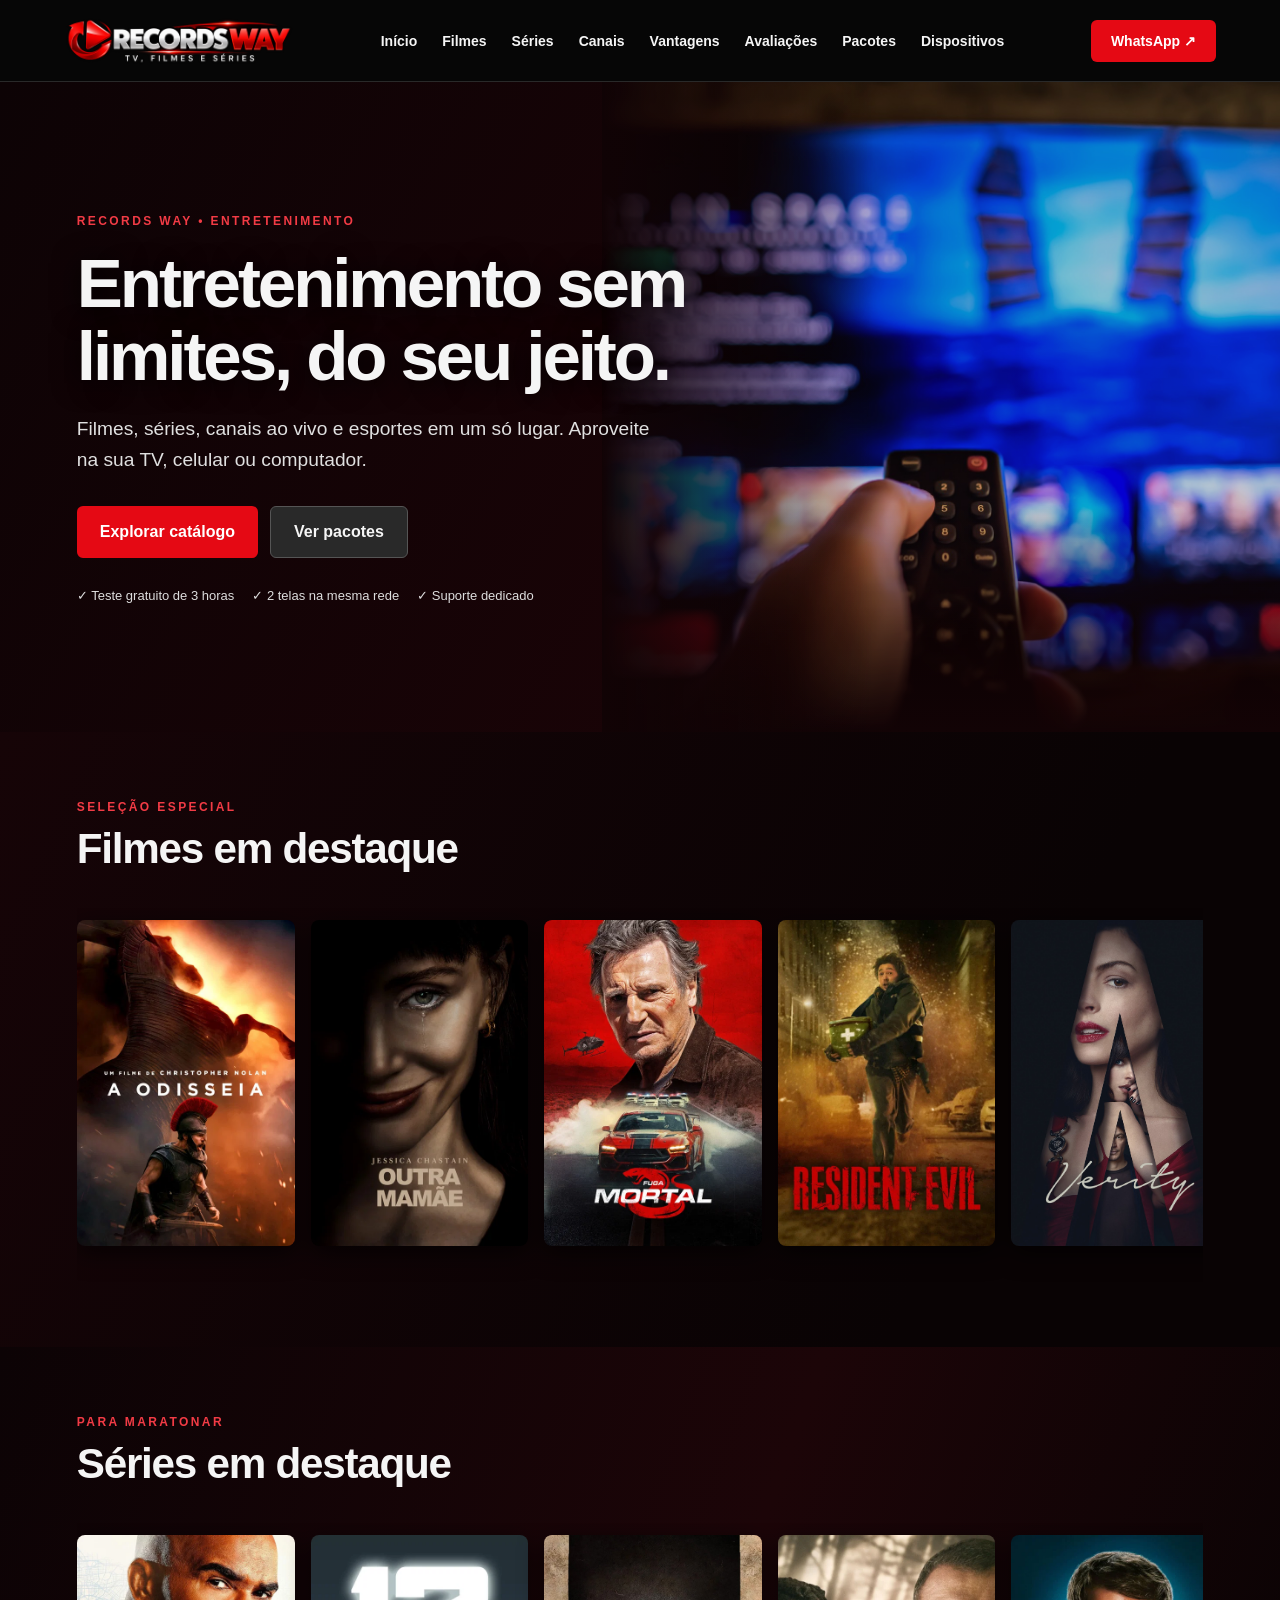
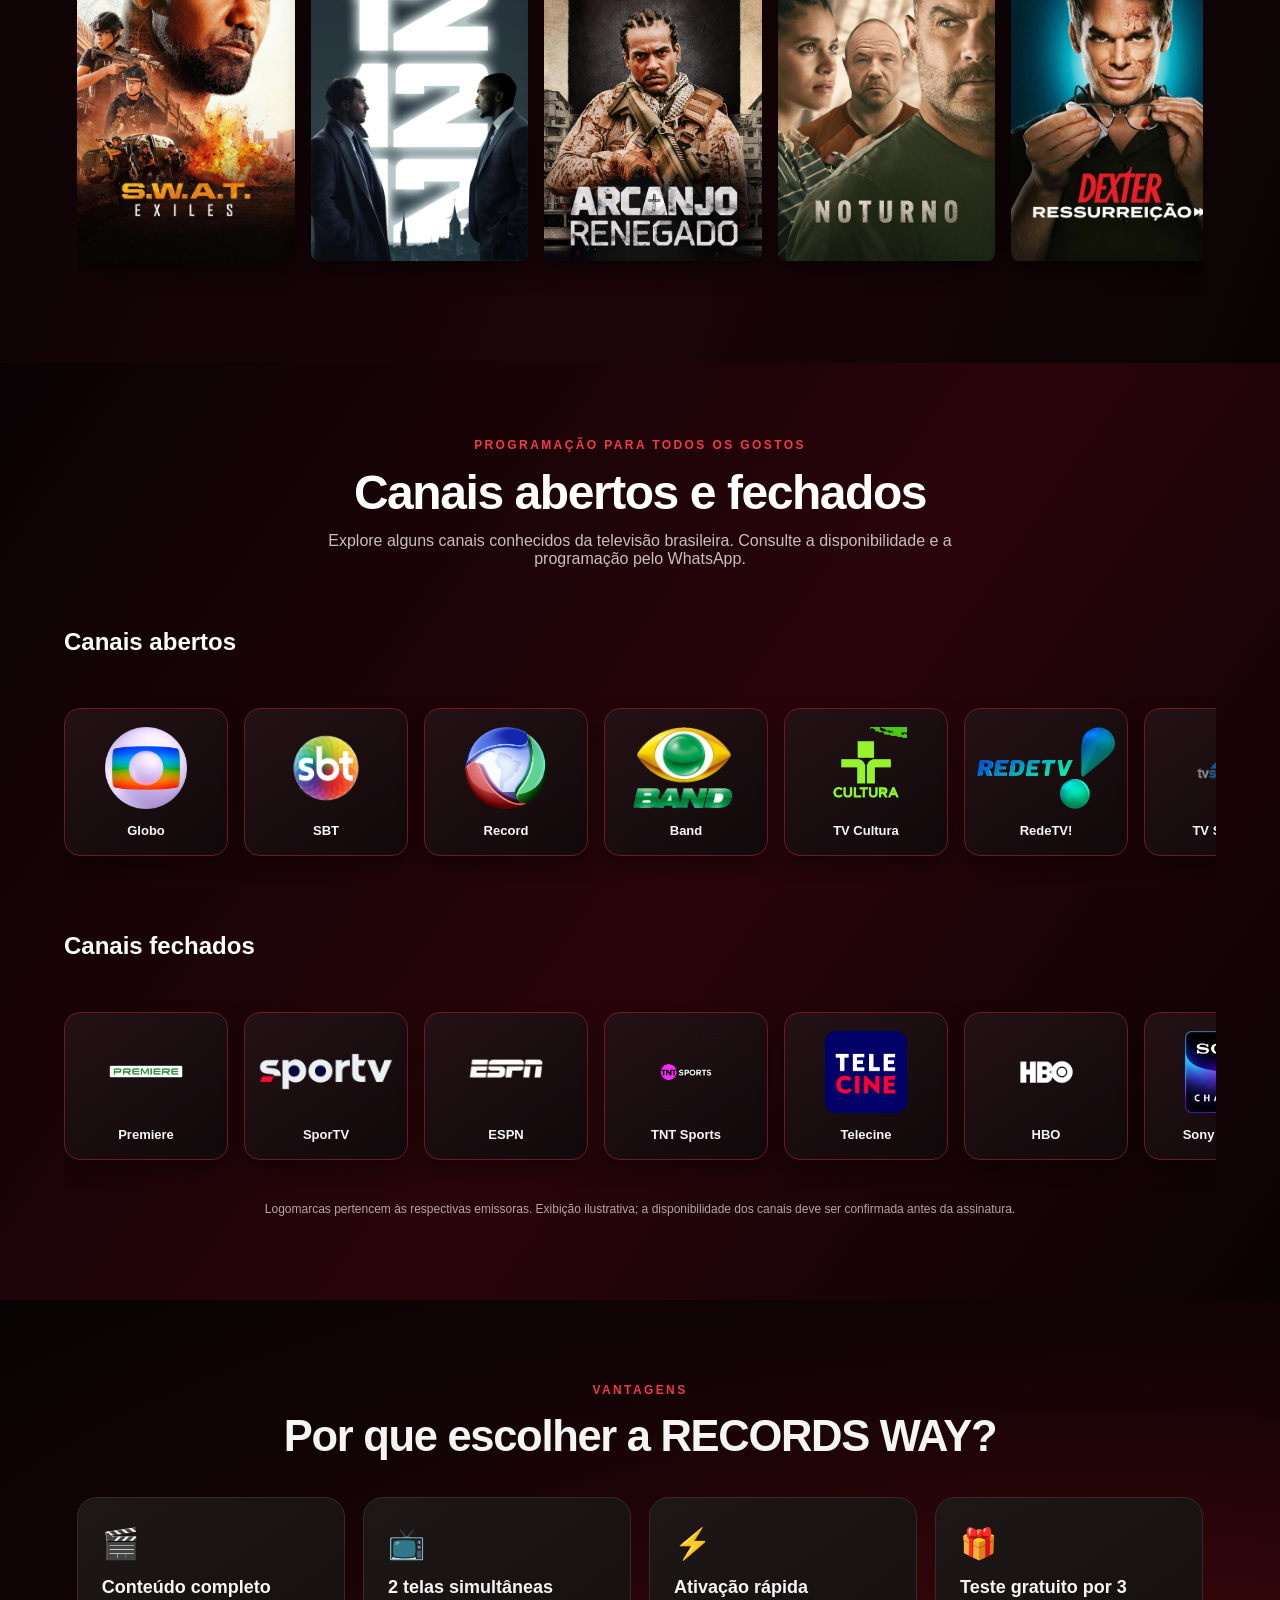
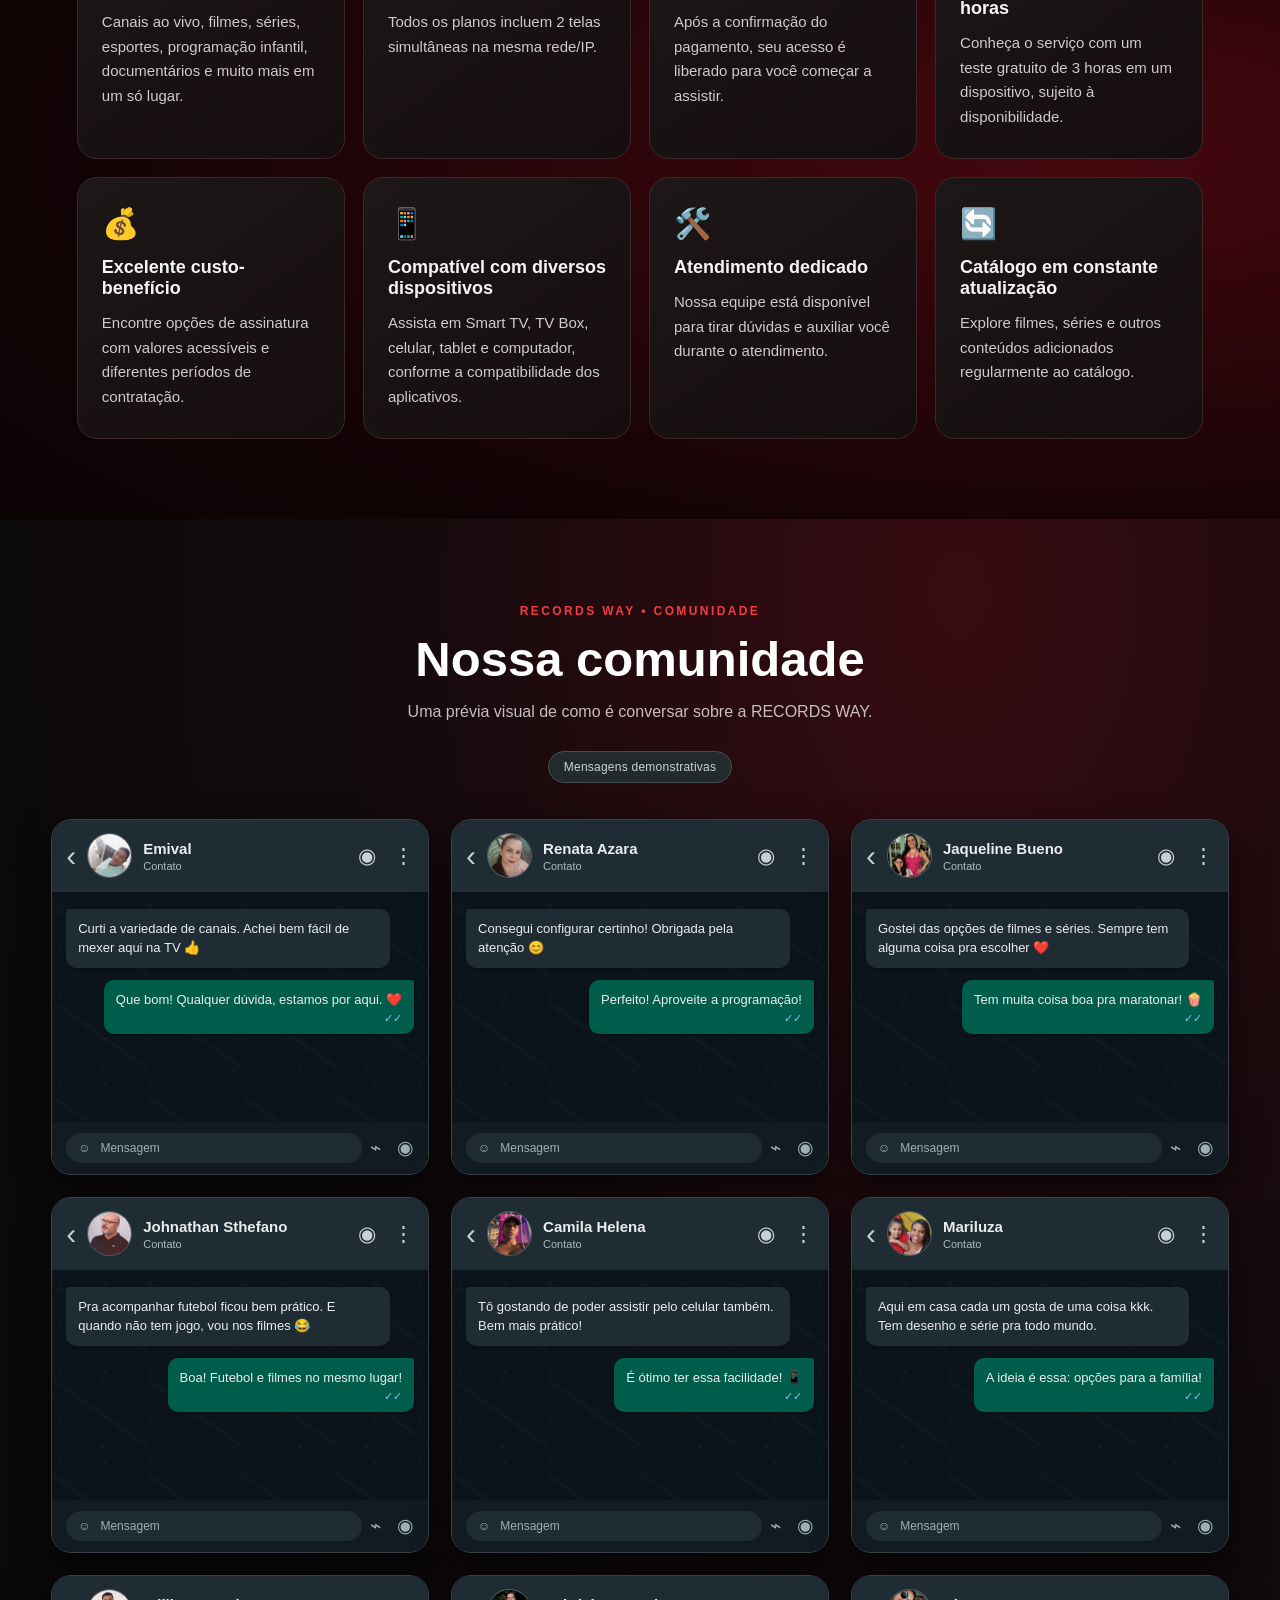
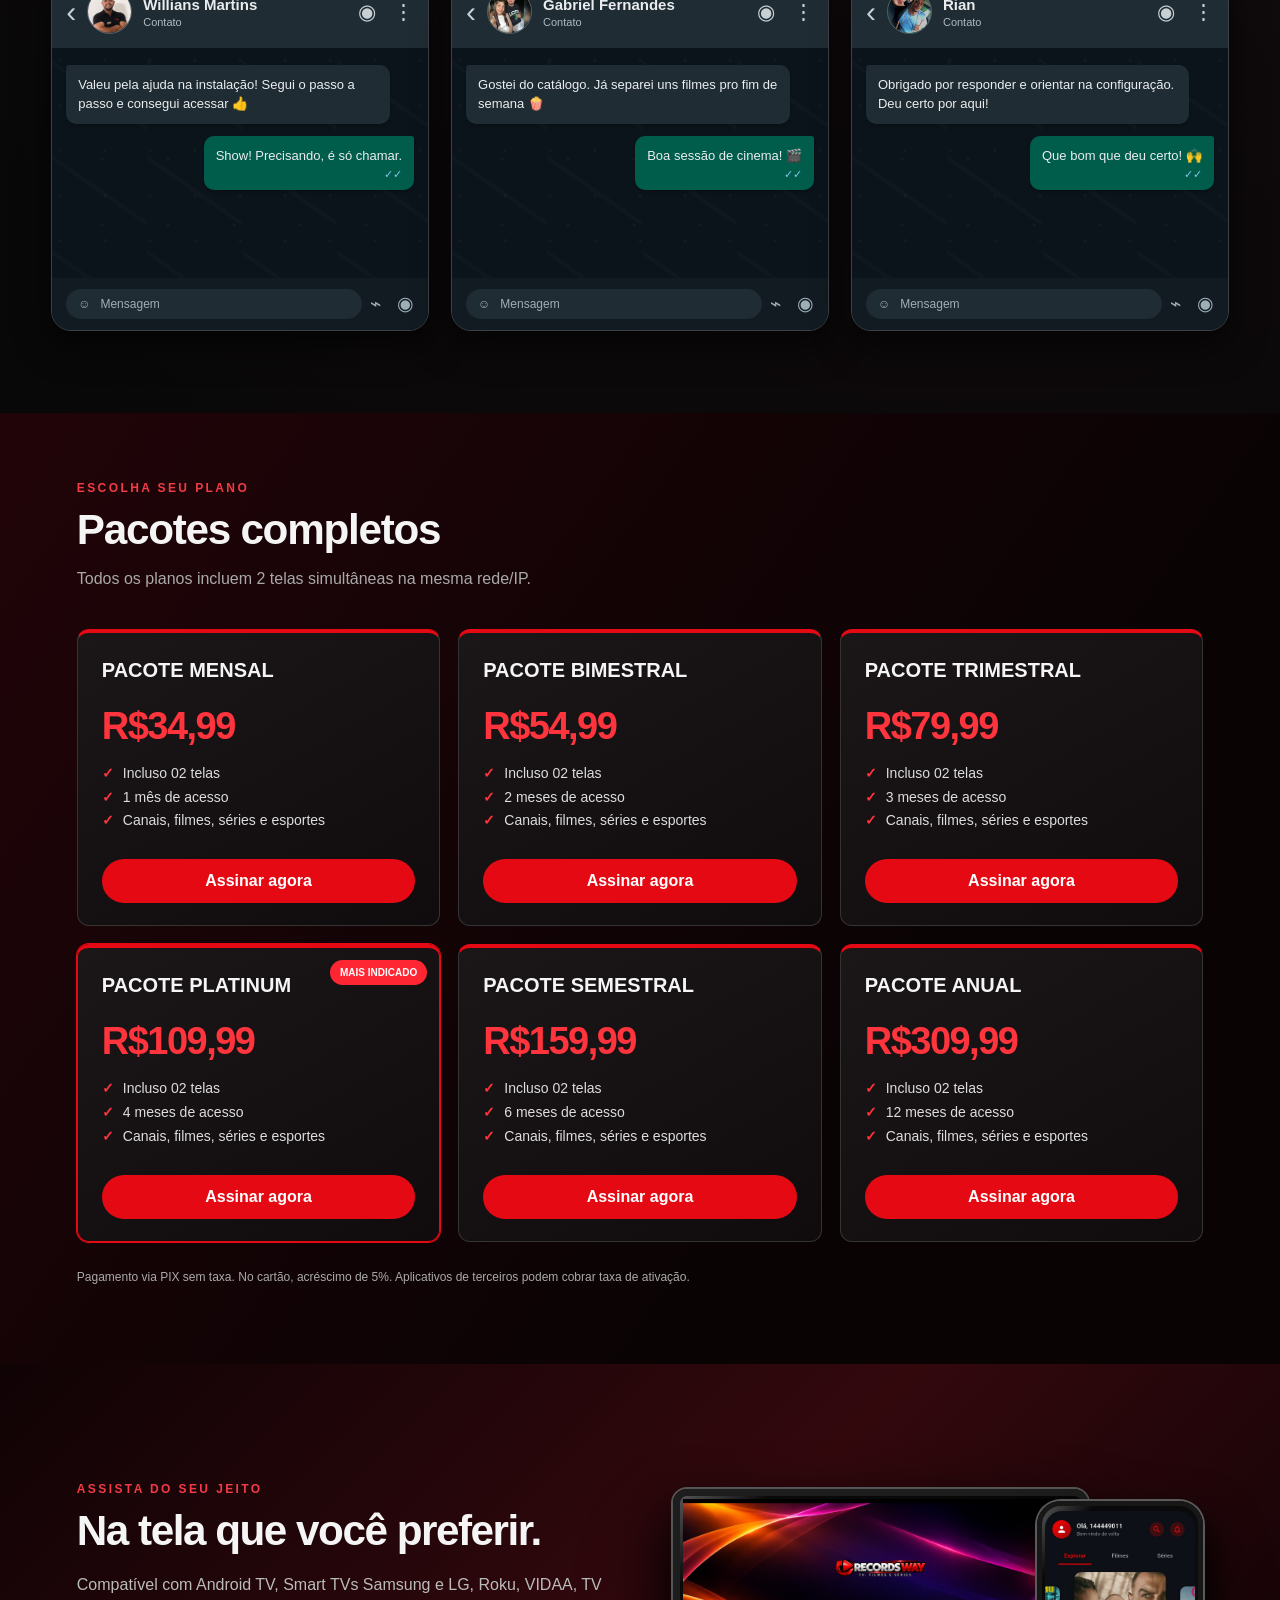
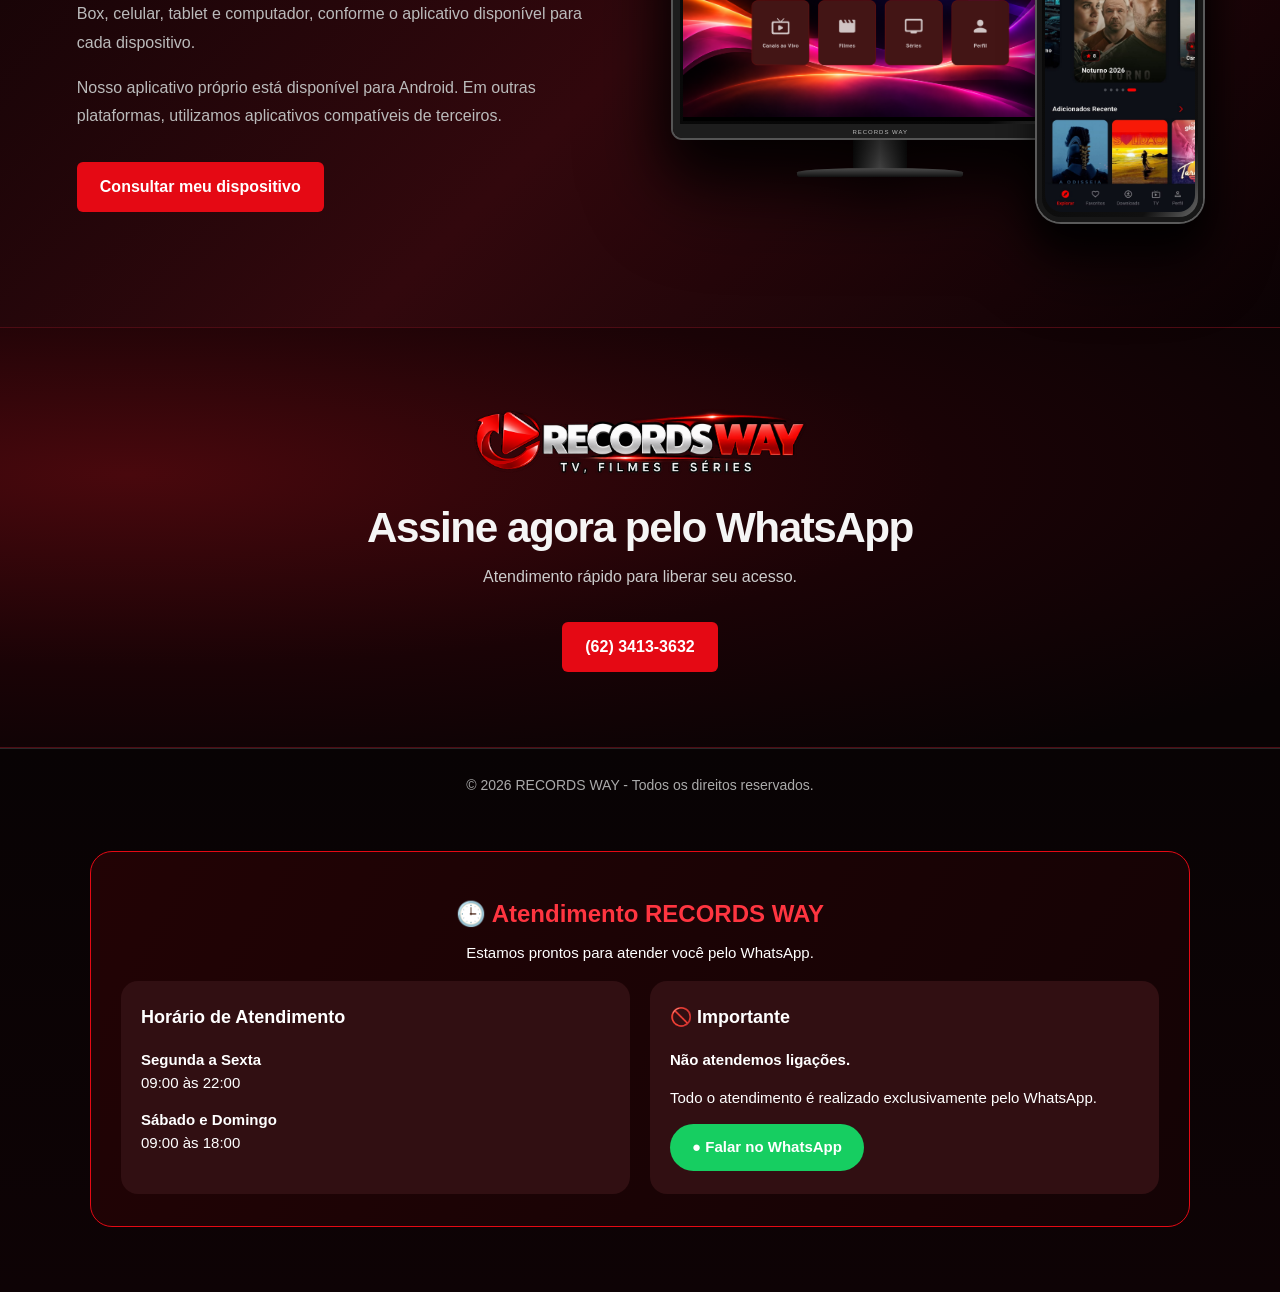
<file: index.html>
<!DOCTYPE html>

<html lang="pt-BR"><head><meta charset="utf-8"/><meta content="width=device-width,initial-scale=1" name="viewport"/><meta content="#080808" name="theme-color"/><meta content="RECORDS WAY — TV, filmes e séries. Conheça nossos pacotes e conteúdos." name="description"/><title>RECORDS WAY | TV, Filmes e Séries</title><link href="667d1a3940f93f4b.webp" rel="icon"/><style>*{box-sizing:border-box}html{scroll-behavior:smooth}body{margin:0;background:#080808;color:#fff;font-family:Inter,Arial,Helvetica,sans-serif}a{color:inherit;text-decoration:none}button{font:inherit;cursor:pointer} .top{height:82px;position:sticky;top:0;z-index:20;background:rgba(6,6,6,.94);backdrop-filter:blur(16px);border-bottom:1px solid #252525;display:flex;align-items:center;gap:30px;padding:12px clamp(18px,5vw,90px)}.brand{width:230px;flex-shrink:0}.brand img{width:100%;display:block;max-height:62px;object-fit:contain}.top nav{display:flex;gap:25px;margin:auto;font-size:14px;font-weight:650}.top nav a:hover{color:#f32c36}.contact,.btn.red{background:#e50914;color:white;border-radius:6px}.contact{padding:13px 20px;font-weight:700;font-size:14px}.hero{min-height:650px;position:relative;display:flex;align-items:center;overflow:hidden;background:#0d0d0d}.hero-art{position:absolute;inset:0 0 0 47%;background:linear-gradient(90deg,#080808 0%,transparent 40%),linear-gradient(0deg,#080808 0%,transparent 35%),url('5310b368274b08da.webp') center center/cover no-repeat;opacity:.82}.hero-content{position:relative;z-index:1;padding:65px clamp(22px,6vw,110px);max-width:780px}.eyebrow{font-size:12px;letter-spacing:.2em;color:#f23b45;font-weight:850}.hero h1{font-size:clamp(43px,5.4vw,79px);letter-spacing:-.055em;line-height:1.05;margin:18px 0 22px}.hero p{font-size:clamp(17px,1.5vw,21px);line-height:1.6;color:#e0e0e0;max-width:580px}.hero-actions{display:flex;gap:12px;margin:30px 0}.btn{display:inline-flex;align-items:center;justify-content:center;padding:16px 23px;font-weight:800;border-radius:6px;transition:transform .2s,background .2s}.btn:hover,.contact:hover{transform:translateY(-2px);background:#f0252f}.btn.outline{background:#292929;border:1px solid #555}.hero-badges{display:flex;flex-wrap:wrap;gap:18px;color:#ddd;font-size:13px}.catalog,.plans{padding:65px clamp(18px,6vw,110px)}.catalog{scroll-margin-top:90px}.section-title{display:flex;justify-content:space-between;align-items:end;gap:20px;margin-bottom:25px}.section-title h2,.devices h2,.cta h2{font-size:clamp(29px,3.3vw,46px);margin:10px 0;letter-spacing:-.035em}.section-title p{color:#aaa}.arrows{display:flex;gap:9px}.arrows button{border:1px solid #454545;background:#171717;color:white;border-radius:50%;width:42px;height:42px;font-size:28px}.arrows button:hover{background:#b70b16}.rail{display:flex;gap:16px;overflow-x:auto;scroll-snap-type:x mandatory;scrollbar-width:none;padding:12px 3px 28px}.rail::-webkit-scrollbar{display:none}.poster{flex:0 0 clamp(155px,17vw,235px);scroll-snap-align:start;min-width:0}.poster img{width:100%;aspect-ratio:2/3;object-fit:cover;border-radius:8px;display:block;box-shadow:0 7px 25px #000a;transition:transform .25s}.poster:hover img{transform:scale(1.035)}.poster h3{font-size:14px;font-weight:650;margin:12px 2px;color:#ddd}.plans{background:linear-gradient(140deg,#160506,#080808 65%);scroll-margin-top:90px}.plan-grid{display:grid;grid-template-columns:repeat(3,minmax(0,1fr));gap:18px}.plan{background:#151515;border:1px solid #343434;border-radius:12px;padding:28px;display:flex;flex-direction:column;gap:16px}.plan.featured{border-color:#e50914;box-shadow:0 0 0 1px #e50914}.plan h3{margin:0;font-size:21px}.price{font-size:38px;font-weight:850;letter-spacing:-.04em}.price small{font-size:14px;color:#aaa;letter-spacing:0}.plan p{color:#bcbcbc;margin:0}.plan .btn{margin-top:auto}.fine{color:#aaa;font-size:12px;line-height:1.7;margin-top:25px}.devices{padding:95px clamp(18px,6vw,110px);display:grid;grid-template-columns:1fr 1fr;align-items:center;gap:55px}.devices p{color:#bbb;line-height:1.8}.devices .btn{margin-top:15px}.device-art{padding:25px}.screen{border:12px solid #292929;border-radius:14px;background:#111;display:flex;justify-content:center;gap:12px;padding:20px;box-shadow:0 20px 60px #000}.screen img{width:30%;aspect-ratio:2/3;object-fit:cover;border-radius:4px}.screen-stand{height:35px;width:100px;background:linear-gradient(#333,#111);margin:auto;clip-path:polygon(40% 0,60% 0,75% 100%,25% 100%)}.cta{text-align:center;padding:90px 20px;background:radial-gradient(ellipse at center,#460b10,#090909 70%)}.cta p{color:#ccc}.cta .btn{margin-top:20px}footer{border-top:1px solid #292929;padding:40px clamp(18px,6vw,110px);display:flex;align-items:center;gap:35px;flex-wrap:wrap;color:#999;font-size:12px}footer img{width:160px;object-fit:contain}footer p{margin:0}@media(max-width:850px){.top{height:70px;padding:10px 18px;gap:10px}.brand{width:150px}.top nav{gap:12px;font-size:12px;overflow:auto}.top nav a:nth-child(4),.top nav a:nth-child(5){display:none}.contact{padding:10px;font-size:12px}.hero{min-height:600px;align-items:end}.hero-art{inset:0;background:linear-gradient(0deg,#080808 5%,#08080850 70%),url('d39c1fcdf046383f.webp') center 25%/cover no-repeat;opacity:.55}.hero-content{padding:55px 22px}.plan-grid{grid-template-columns:repeat(2,1fr)}.devices{grid-template-columns:1fr;gap:10px}.device-art{max-width:550px}}@media(max-width:550px){.top nav{display:none}.top{justify-content:space-between}.hero h1{font-size:44px}.hero-badges{font-size:12px;gap:10px}.catalog,.plans{padding:45px 17px}.poster{flex-basis:42vw}.plan-grid{grid-template-columns:1fr}.plan{padding:22px}.section-title h2{font-size:30px}.arrows button{width:35px;height:35px}.devices{padding:60px 20px}.device-art{padding:0}.screen{padding:10px;border-width:8px}footer{gap:20px}}@media(prefers-reduced-motion:reduce){html{scroll-behavior:auto}.poster img,.btn{transition:none}}
/* Capas sem legendas visíveis, mantendo títulos acessíveis nas imagens. */
.poster h3{display:none}
.poster{padding-bottom:8px}

/* Vantagens e Smart TV premium */
.advantages{padding:80px clamp(18px,6vw,110px);background:radial-gradient(ellipse at 85% 60%,#290609 0%,#0c0708 65%,#080808 100%);scroll-margin-top:90px}
.advantages-heading{text-align:center;margin-bottom:36px}.advantages-heading h2{font-size:clamp(30px,3.4vw,52px);letter-spacing:-.04em;margin:14px 0}
.advantages-grid{display:grid;grid-template-columns:repeat(4,minmax(0,1fr));gap:18px;max-width:1400px;margin:auto}
.advantage-card{padding:28px 24px;min-height:225px;border:1px solid #3b292a;background:linear-gradient(145deg,#1d1718,#150d0e);border-radius:20px}
.advantage-icon{font-size:30px;display:block;margin-bottom:16px}.advantage-card h3{font-size:18px;margin:0 0 12px}.advantage-card p{font-size:15px;line-height:1.65;color:#ccc;margin:0}
.device-art{padding:30px 5px 20px;filter:drop-shadow(0 25px 25px #000a)}.premium-tv{background:linear-gradient(135deg,#555,#0a0a0a 14%,#050505 85%,#555);border:7px solid #1d1d1d;border-bottom-width:14px;border-radius:14px 14px 9px 9px;box-shadow:0 0 0 2px #555,0 30px 65px #000b;position:relative;padding:3px}
.premium-tv-screen{aspect-ratio:16/9;background:#000;overflow:hidden}.premium-tv-screen img{display:block;width:100%;height:100%;object-fit:contain}.tv-brand{position:absolute;bottom:-11px;left:50%;transform:translateX(-50%);font-size:6px;letter-spacing:1px;color:#bbb;white-space:nowrap}.tv-neck{height:30px;width:54px;margin:auto;background:linear-gradient(90deg,#101010,#666 50%,#111)}.tv-foot{width:40%;height:9px;border-radius:90% 90% 5px 5px;background:linear-gradient(#777,#171717);margin:auto}
@media(max-width:1050px){.advantages-grid{grid-template-columns:repeat(2,minmax(0,1fr))}}
@media(max-width:600px){.advantages{padding:55px 18px}.advantages-grid{grid-template-columns:1fr;gap:12px}.advantage-card{min-height:auto;padding:23px}.advantages-heading h2{font-size:31px}.device-art{padding:20px 4px}}

/* Identidade vermelha e preta em toda a página */
body{background:#080304;background-image:radial-gradient(ellipse at 90% 12%,#3b070c 0%,transparent 35%),radial-gradient(ellipse at 8% 54%,#260307 0%,transparent 35%),linear-gradient(180deg,#080304,#140306 50%,#080304);background-attachment:fixed}
.top{background:rgba(10,1,3,.97);border-bottom-color:#3a1015}
.hero{background:linear-gradient(120deg,#0d0305,#210408)}
.hero-art{background-image:linear-gradient(90deg,#100305 0%,transparent 40%),linear-gradient(0deg,#100305 0%,transparent 35%),url('5310b368274b08da.webp')}
.catalog{background:linear-gradient(110deg,#0c0305,#1c0508 55%,#090304)}
.catalog:nth-of-type(even){background:linear-gradient(115deg,#160407,#090304 75%)}
.advantages{background:radial-gradient(ellipse at 85% 55%,#45070e,#120305 65%,#080304)}
.plans{background:linear-gradient(125deg,#210408,#090304 70%)}
.plan{position:relative;overflow:hidden;background:linear-gradient(150deg,#1b1718,#100b0d);border-top:4px solid #e50914;padding:26px 24px 22px;gap:14px;min-height:285px}
.plan.featured{border:1px solid #e50914;border-top:4px solid #e50914}
.plan h3{font-size:20px}.price{color:#ff343d;font-size:38px;margin-top:9px}
.plan-features{list-style:none;margin:0 0 12px;padding:0;color:#ddd;line-height:1.7;font-size:14px}
.plan-features li::before{content:'✓';color:#ff343d;font-weight:900;margin-right:9px}
.plan .btn{border-radius:50px;padding:13px}
.plan-badge{position:absolute;right:12px;top:12px;background:#ff2634;color:white;border-radius:20px;padding:7px 10px;font-size:10px;font-weight:900}
.devices{background:linear-gradient(135deg,#100305,#32080d 50%,#0b0204)}
.cta{background:radial-gradient(ellipse at 10% 35%,#49080d,#1a0306 50%,#080304 90%);border-top:1px solid #4e0c14;border-bottom:1px solid #4e0c14;padding:75px 20px}
.cta-logo{width:min(340px,78vw);height:auto;object-fit:contain;display:block;margin:0 auto 24px}.cta h2{margin:15px 0}.contact-number{border-radius:40px;margin-top:8px}
.site-footer{display:block;padding:28px 20px 65px;background:linear-gradient(180deg,#080304,#0e0305);color:#eee}
.copyright{text-align:center;color:#aaa;font-size:14px;margin:0 auto 58px}
.service-panel{max-width:1100px;margin:auto;border:1px solid #e50914;background:linear-gradient(120deg,#220305,#140305);border-radius:22px;padding:32px 30px;color:white;text-align:center}
.service-panel h2{font-size:24px;color:#ff3540;margin:16px 0}.service-panel>p{font-size:15px;margin-bottom:20px}
.service-grid{display:grid;grid-template-columns:1fr 1fr;gap:20px;text-align:left}
.service-grid article{border-radius:17px;background:#310f12;padding:23px 20px;font-size:15px;line-height:1.5}
.service-grid h3{font-size:18px;margin:0 0 18px}.service-grid p{margin:0 0 15px}
.whatsapp-green{display:inline-flex;background:#16ce61;color:white;font-weight:750;border-radius:28px;padding:12px 22px}
@media(max-width:850px){.hero-art{background-image:linear-gradient(0deg,#110305 5%,#10030550 70%),url('5310b368274b08da.webp')}}
@media(max-width:600px){.service-grid{grid-template-columns:1fr}.service-panel{padding:20px 15px}.service-panel h2{font-size:21px}.plan{min-height:auto}.copyright{margin-bottom:35px}}

.channels-section{padding:72px max(5vw,24px);background:linear-gradient(125deg,#090204,#29050a 55%,#0a0204);color:#fff}.channels-intro{text-align:center;margin-bottom:36px}.channels-intro h2{font-size:clamp(28px,4vw,48px);margin:12px 0}.channels-intro p{color:#c9bfc0;max-width:720px;margin:auto}.channels-section .section-title{display:flex;justify-content:space-between;align-items:center;margin:24px 0 16px}.channels-section .section-title h3{font-size:24px}.channel-rail{display:flex;gap:16px;overflow-x:auto;scroll-snap-type:x mandatory;scrollbar-width:none;padding:4px 2px 20px}.channel-rail::-webkit-scrollbar{display:none}.channel-card{scroll-snap-align:start;flex:0 0 172px;min-height:142px;border:1px solid #4d1920;border-radius:16px;background:linear-gradient(145deg,#231115,#10090b);display:flex;flex-direction:column;align-items:center;justify-content:center;gap:14px;padding:17px 12px;transition:transform .2s,border-color .2s}.channel-card:hover{transform:translateY(-4px);border-color:#ed1424}.channel-card img{width:125px;height:68px;object-fit:contain}.channel-card span{font-size:13px;font-weight:700;text-align:center}.channel-card.logo-unavailable span{font-size:18px}.channel-note{font-size:12px;color:#b6a6a9;text-align:center;margin-top:14px}@media(max-width:600px){.channels-section{padding:50px 18px}.channel-card{flex-basis:135px;min-height:120px}.channel-card img{width:105px;height:58px}}

/* Cartões de canais com fundo branco e moldura vermelha */
.channel-card{background:linear-gradient(145deg,#231115,#10090b)!important;border:2px solid #db1022!important;box-shadow:0 8px 22px #0006;min-height:148px}
.channel-card:hover{border-color:#ff3547!important;box-shadow:0 10px 28px #c5002555}
.channel-card span{color:#181818!important}
.channel-card img{width:138px;height:82px;object-fit:contain}
@media(max-width:600px){.channel-card img{width:112px;height:68px}}

/* Cartões sem fundo branco */
.channel-card{background:linear-gradient(145deg,#231115,#10090b)!important;border:1px solid #741723!important;box-shadow:0 8px 22px #0006}
.channel-card span{color:#f7f7f7!important}
.channel-card:hover{border-color:#ff3547!important}

/* Celular ao lado da Smart TV: captura enviada preservada integralmente */
.device-art{position:relative;padding-right:clamp(65px,9vw,125px);padding-bottom:55px;overflow:visible}
.premium-phone{position:absolute;right:0;bottom:10px;width:clamp(105px,31%,185px);background:linear-gradient(125deg,#555,#080808 14%,#101010 85%,#666);border:5px solid #171717;border-radius:24px;box-shadow:0 0 0 2px #5a5a5a,0 20px 35px #000d;z-index:3;padding:9px 3px 8px}
.phone-speaker{width:27%;height:3px;border-radius:5px;background:#555;margin:0 auto 7px}
.phone-screen{overflow:hidden;border-radius:8px;background:#0c1018;aspect-ratio:796/1600}
.phone-screen img{width:100%;height:100%;display:block;object-fit:fill}
.phone-home{height:3px;width:30%;background:#666;border-radius:5px;margin:7px auto 0}
@media(max-width:600px){.device-art{padding-right:70px;padding-bottom:45px}.premium-phone{width:31%;max-width:150px;right:0;bottom:4px;border-radius:17px;padding:6px 2px}.phone-speaker{margin-bottom:5px}.phone-home{margin-top:5px}}
/* Ajuste: imagem preenche a área útil inteira do celular, sem margens */
.premium-phone{padding:5px 3px 5px!important;overflow:hidden}
.phone-speaker,.phone-home{display:none!important}
.phone-screen{width:100%;aspect-ratio:796/1600;border-radius:17px;overflow:hidden;background:#0c1018}
.phone-screen img{display:block;width:100%;height:100%;object-fit:cover;object-position:center}
@media(max-width:600px){.premium-phone{padding:3px!important}.phone-screen{border-radius:12px}}

/* Depoimentos de clientes */
.testimonials{padding:80px max(5%,24px);background:radial-gradient(ellipse at 75% 10%,#48070b 0%,#150507 42%,#080808 85%);color:#fff;text-align:center}.testimonials-head{max-width:760px;margin:0 auto 32px}.testimonials-head h2{font-size:clamp(30px,4vw,52px);margin:12px 0}.testimonials-head p{color:#c9bfc0}.feedback-card{max-width:720px;margin:auto;padding:36px 30px;border:1px solid #8c1520;border-radius:24px;background:linear-gradient(145deg,#240b0e,#111);box-shadow:0 16px 45px #0005}.feedback-quote{display:block;font-size:70px;line-height:.7;color:#ec1020}.feedback-card h3{font-size:25px;margin:22px 0 12px}.feedback-card p{line-height:1.7;color:#ded4d5;margin-bottom:24px}.feedback-card .btn{display:inline-block}

/* Conversas ilustrativas no estilo WhatsApp */
.wa-grid{display:grid;grid-template-columns:repeat(auto-fit,minmax(min(100%,310px),1fr));gap:18px;max-width:1200px;margin:28px auto}.wa-review{text-align:left;border:1px solid #75232b;background:#121719;border-radius:18px;overflow:hidden;box-shadow:0 12px 28px #0006}.wa-person{display:flex;gap:12px;align-items:center;padding:13px 15px;background:#202b2c}.wa-person img{width:48px;height:48px;object-fit:cover;border-radius:50%;flex-shrink:0}.wa-person strong{display:block;font-size:15px;color:#fff}.wa-person small{display:block;color:#c5d1cd;font-size:11px;margin-top:3px}.wa-bubble{background:#153d31;margin:18px 16px 22px 32px;border-radius:13px 13px 4px 13px;padding:14px;color:#f5f8f6}.wa-bubble p{margin:0;line-height:1.55;font-size:14px}.wa-bubble span{display:block;text-align:right;font-size:10px;color:#b3d5c5;margin-top:9px}.wa-disclaimer{border:1px solid #d79b46;border-radius:10px;padding:10px 15px;color:#f1d3a0!important;background:#36200e;max-width:720px;margin:14px auto}.wa-consent{font-size:12px;color:#bbb;max-width:800px;margin:24px auto 0}


/* WhatsApp-inspired conversation previews: original customer photos, fictional sample text clearly labeled */
.testimonials{padding:82px max(4%,20px);background:radial-gradient(ellipse at 75% 5%,#370b11 0%,#100a0c 47%,#080808 100%);color:#fff;text-align:center}
.testimonials-head{max-width:820px;margin:0 auto 36px}.testimonials-head h2{font-size:clamp(28px,4vw,49px);margin:12px 0}.testimonials-head p{color:#c5bfc1}
.wa-demo-note{display:inline-block;margin-top:14px;font-size:12px;letter-spacing:.02em;color:#c9d3d0;background:#222a2b;border:1px solid #435050;padding:8px 15px;border-radius:30px}
.wa-grid{display:grid;grid-template-columns:repeat(3,minmax(0,1fr));gap:22px;max-width:1240px;margin:30px auto 0}
.wa-review{text-align:left;background:#0b141a;border:1px solid #394246;border-radius:20px;overflow:hidden;box-shadow:0 14px 35px #0009;min-width:0;transition:transform .2s,border-color .2s}
.wa-review:hover{transform:translateY(-4px);border-color:#8b2633}
.wa-phone-top{height:72px;display:flex;align-items:center;gap:11px;background:#202c33;padding:10px 14px;color:#e9edef}
.wa-phone-top>span:first-child{font-size:30px;line-height:1;color:#c5d1d5}.wa-phone-top img{width:45px;height:45px;object-fit:cover;border-radius:50%;border:1px solid #526269;flex-shrink:0}
.wa-contact{flex:1;min-width:0}.wa-contact strong{display:block;font-size:15px;white-space:nowrap;overflow:hidden;text-overflow:ellipsis}.wa-contact small{display:block;color:#aebac1;font-size:11px;margin-top:3px}.wa-header-icons{font-size:21px;color:#c7d0d5;white-space:nowrap}
.wa-chat{min-height:230px;padding:17px 14px 22px;display:flex;flex-direction:column;gap:12px;background-color:#0b141a;background-image:radial-gradient(circle at 18% 28%,#ffffff08 1px,transparent 2px),radial-gradient(circle at 76% 68%,#ffffff09 1px,transparent 2px),linear-gradient(35deg,transparent 48%,#ffffff04 49%,#ffffff04 51%,transparent 52%);background-size:45px 45px,66px 66px,95px 95px}
.wa-date{align-self:center;background:#1d2b31;border-radius:8px;padding:6px 10px;font-size:10px;color:#c5d0d4;box-shadow:0 2px 4px #0003}
.wa-msg{max-width:93%;padding:10px 12px;border-radius:10px;box-shadow:0 2px 3px #0003;font-size:13px;line-height:1.5;position:relative}.wa-msg p{margin:0}.wa-in{align-self:flex-start;background:#202c33;color:#e9edef;border-top-left-radius:3px}.wa-out{align-self:flex-end;background:#005c4b;color:#e9edef;border-top-right-radius:3px}.wa-ticks{display:block;text-align:right;font-size:11px;color:#86c5eb;line-height:1;margin-top:4px}
.wa-compose{height:52px;background:#111b21;display:flex;align-items:center;justify-content:space-between;gap:8px;padding:9px 14px;color:#9eaeb7;font-size:12px}.wa-compose>span:first-child{background:#202c33;border-radius:22px;padding:8px 12px;flex:1}.wa-compose>span:last-child{font-size:19px}
@media(max-width:1000px){.wa-grid{grid-template-columns:repeat(2,minmax(0,1fr))}}@media(max-width:650px){.wa-grid{grid-template-columns:1fr;max-width:440px}.testimonials{padding:60px 17px}.wa-chat{min-height:210px}}

/* Vídeo institucional */
.video-feature{display:grid;grid-template-columns:minmax(0,1fr) minmax(260px,420px);align-items:center;gap:clamp(24px,5vw,70px);padding:72px max(5vw,24px);background:linear-gradient(130deg,#140405 0%,#080808 70%);border-block:1px solid rgba(255,255,255,.08)}
.video-feature-copy h2{font-size:clamp(28px,3.5vw,48px);line-height:1.13;margin:12px 0 16px;color:#fff}.video-feature-copy p{max-width:560px;color:#c8c8c8;line-height:1.7;margin-bottom:25px}.video-feature-player{max-width:420px;width:100%;justify-self:center;border-radius:22px;overflow:hidden;background:#000;border:1px solid rgba(255,255,255,.15);box-shadow:0 22px 70px rgba(0,0,0,.55),0 0 35px rgba(180,0,0,.1)}.video-feature-player video{display:block;width:100%;aspect-ratio:9/16;max-height:650px;object-fit:contain;background:#000}
@media(max-width:760px){.video-feature{grid-template-columns:1fr;padding:46px 20px;gap:26px}.video-feature-player{max-width:340px}.video-feature-player video{max-height:580px}}

/* Cinematic Netflix-inspired refinements, fully static */
html{scroll-behavior:smooth}body{background:#080808;color:#f5f5f5}
.top{background:rgba(7,7,7,.96);backdrop-filter:blur(14px);border-bottom:1px solid #292929}
.hero:before{background:linear-gradient(90deg,rgba(0,0,0,.96),rgba(0,0,0,.57) 55%,rgba(0,0,0,.22))!important}
.hero h1{font-weight:900;letter-spacing:-.045em;text-shadow:0 3px 28px #000}
.catalog,.channels-section,.advantages,.testimonials,.plans,.devices{scroll-margin-top:80px}
.rail,.channel-rail{display:flex;overflow-x:auto;scroll-snap-type:x mandatory;scrollbar-width:thin;scrollbar-color:#a31824 #181818;gap:16px;padding-bottom:14px}
.rail>.poster,.channel-rail>.channel-card{flex-shrink:0;scroll-snap-align:start;transition:transform .2s ease,box-shadow .2s ease}
.poster:hover,.channel-card:hover{transform:translateY(-5px);box-shadow:0 16px 35px #0009}
.arrows{display:none!important}
.section-title h2,.advantages-heading h2,.channels-intro h2{letter-spacing:-.03em}
.netflix-kicker{color:#e50914;font-weight:800;letter-spacing:.22em;font-size:.8rem}
.wa-review{overflow:hidden}
@media(max-width:700px){.hero h1{font-size:clamp(2.25rem,9vw,3.5rem)}.rail>.poster{scroll-snap-align:start}}
</style><style>
/* Carrosseis automaticos sem JavaScript, sem arrastar */
.auto-carousel{display:block!important;overflow:hidden!important;scroll-snap-type:none!important;touch-action:pan-y;position:relative;padding:12px 0 28px!important}
.auto-track{display:flex;width:max-content;animation:rw-auto-scroll var(--cycle,40s) linear infinite;will-change:transform}
.auto-group{display:flex;align-items:stretch;gap:16px;flex:none;padding-right:16px}
.auto-carousel .poster{flex:none;width:clamp(155px,17vw,235px)}
.auto-carousel .channel-card{flex:none}
@keyframes rw-auto-scroll{from{transform:translateX(0)}to{transform:translateX(-50%)}}
@media(prefers-reduced-motion:reduce){.auto-track{animation:none}.auto-carousel{overflow-x:auto!important;touch-action:auto}}
</style></head><body>
<header class="top"><a class="brand" href="#inicio"><img alt="RECORDS WAY — TV, Filmes e Séries" src="667d1a3940f93f4b.webp"/></a><nav aria-label="Navegação"><a href="#inicio">Início</a><a href="#filmes">Filmes</a><a href="#series">Séries</a><a href="#canais">Canais</a><a href="#vantagens">Vantagens</a><a href="#avaliacoes">Avaliações</a><a href="#pacotes">Pacotes</a><a href="#dispositivos">Dispositivos</a></nav><a class="contact" href="https://wa.me/556234133632?text=Ol%C3%A1%2C%20quero%20conhecer%20a%20RECORDS%20WAY" rel="noopener" target="_blank">WhatsApp ↗</a></header>
<main id="inicio"><section class="hero"><div aria-label="Televisão com controle remoto e catálogo de entretenimento" class="hero-art" role="img"></div><div class="hero-content"><span class="eyebrow">RECORDS WAY • ENTRETENIMENTO</span><h1>Entretenimento sem limites, do seu jeito.</h1><p>Filmes, séries, canais ao vivo e esportes em um só lugar. Aproveite na sua TV, celular ou computador.</p><div class="hero-actions"><a class="btn red" href="#filmes">Explorar catálogo</a><a class="btn outline" href="#pacotes">Ver pacotes</a></div><div class="hero-badges"><span>✓ Teste gratuito de 3 horas</span><span>✓ 2 telas na mesma rede</span><span>✓ Suporte dedicado</span></div></div></section>
<section class="catalog" id="filmes"><div class="section-title"><div><span class="eyebrow">SELEÇÃO ESPECIAL</span><h2>Filmes em destaque</h2></div></div><div aria-label="Carrossel de filmes" aria-roledescription="carrossel automático" class="rail auto-carousel" id="movies" style="--cycle:40s"><div class="auto-track"><div class="auto-group"><article class="poster"><img alt="Capa original de A Odisseia" loading="lazy" src="d39c1fcdf046383f.webp"/></article><article class="poster"><img alt="Capa original de Outra Mamãe" loading="lazy" src="647c878f3e2932a6.webp"/></article><article class="poster"><img alt="Capa original de Fuga Mortal" loading="lazy" src="5e5c2d5d6bbe7040.webp"/></article><article class="poster"><img alt="Capa original de Resident Evil" loading="lazy" src="832bc96617c2452e.webp"/></article><article class="poster"><img alt="Capa original de Verity" loading="lazy" src="3330d541b4430f03.webp"/></article><article class="poster"><img alt="Capa original de Just Play Dead" loading="lazy" src="61a3fec7a8a273b6.webp"/></article><article class="poster"><img alt="Capa original de Coração Selvagem" loading="lazy" src="6f958450cc603a5c.webp"/></article><article class="poster"><img alt="Capa original de Nas Mãos de Dante" loading="lazy" src="1030ff1d042c99f9.webp"/></article><article class="poster"><img alt="Capa original de Código: Vingança" loading="lazy" src="c6f20699daf49a28.webp"/></article><article class="poster"><img alt="Capa original de Homem-Aranha: Um Novo Dia" loading="lazy" src="e7a55aa84003f63e.webp"/></article></div><div aria-hidden="true" class="auto-group"><article class="poster"><img alt="Capa original de A Odisseia" loading="lazy" src="d39c1fcdf046383f.webp"/></article><article class="poster"><img alt="Capa original de Outra Mamãe" loading="lazy" src="647c878f3e2932a6.webp"/></article><article class="poster"><img alt="Capa original de Fuga Mortal" loading="lazy" src="5e5c2d5d6bbe7040.webp"/></article><article class="poster"><img alt="Capa original de Resident Evil" loading="lazy" src="832bc96617c2452e.webp"/></article><article class="poster"><img alt="Capa original de Verity" loading="lazy" src="3330d541b4430f03.webp"/></article><article class="poster"><img alt="Capa original de Just Play Dead" loading="lazy" src="61a3fec7a8a273b6.webp"/></article><article class="poster"><img alt="Capa original de Coração Selvagem" loading="lazy" src="6f958450cc603a5c.webp"/></article><article class="poster"><img alt="Capa original de Nas Mãos de Dante" loading="lazy" src="1030ff1d042c99f9.webp"/></article><article class="poster"><img alt="Capa original de Código: Vingança" loading="lazy" src="c6f20699daf49a28.webp"/></article><article class="poster"><img alt="Capa original de Homem-Aranha: Um Novo Dia" loading="lazy" src="e7a55aa84003f63e.webp"/></article></div></div></div></section>
<section class="catalog" id="series"><div class="section-title"><div><span class="eyebrow">PARA MARATONAR</span><h2>Séries em destaque</h2></div></div><div aria-label="Carrossel de séries" aria-roledescription="carrossel automático" class="rail auto-carousel" id="shows" style="--cycle:40s"><div class="auto-track"><div class="auto-group"><article class="poster"><img alt="Capa original de S.W.A.T. Exiles" loading="lazy" src="a0c9faa112cc2d43.webp"/></article><article class="poster"><img alt="Capa original de 12 12 12" loading="lazy" src="f980d111438e8006.webp"/></article><article class="poster"><img alt="Capa original de Arcanjo Renegado" loading="lazy" src="f8f73dded0bd8a39.webp"/></article><article class="poster"><img alt="Capa original de Noturno" loading="lazy" src="4ac39c98af18d92d.webp"/></article><article class="poster"><img alt="Capa original de Dexter: Ressurreição" loading="lazy" src="fd435f6e9e67c6ac.webp"/></article><article class="poster"><img alt="Capa original de Tulsa King" loading="lazy" src="51bc11060a3be524.webp"/></article><article class="poster"><img alt="Capa original de Vision Quest" loading="lazy" src="baa1e92a5eb90734.webp"/></article><article class="poster"><img alt="Capa original de Carrie: A Estranha" loading="lazy" src="6ab83383e1413a1b.webp"/></article><article class="poster"><img alt="Capa original de A Lista Terminal" loading="lazy" src="7bef39fbb21e6997.webp"/></article><article class="poster"><img alt="Capa original de The Good Daughter" loading="lazy" src="f5741690b7a101ff.webp"/></article></div><div aria-hidden="true" class="auto-group"><article class="poster"><img alt="Capa original de S.W.A.T. Exiles" loading="lazy" src="a0c9faa112cc2d43.webp"/></article><article class="poster"><img alt="Capa original de 12 12 12" loading="lazy" src="f980d111438e8006.webp"/></article><article class="poster"><img alt="Capa original de Arcanjo Renegado" loading="lazy" src="f8f73dded0bd8a39.webp"/></article><article class="poster"><img alt="Capa original de Noturno" loading="lazy" src="4ac39c98af18d92d.webp"/></article><article class="poster"><img alt="Capa original de Dexter: Ressurreição" loading="lazy" src="fd435f6e9e67c6ac.webp"/></article><article class="poster"><img alt="Capa original de Tulsa King" loading="lazy" src="51bc11060a3be524.webp"/></article><article class="poster"><img alt="Capa original de Vision Quest" loading="lazy" src="baa1e92a5eb90734.webp"/></article><article class="poster"><img alt="Capa original de Carrie: A Estranha" loading="lazy" src="6ab83383e1413a1b.webp"/></article><article class="poster"><img alt="Capa original de A Lista Terminal" loading="lazy" src="7bef39fbb21e6997.webp"/></article><article class="poster"><img alt="Capa original de The Good Daughter" loading="lazy" src="f5741690b7a101ff.webp"/></article></div></div></div></section>
<section class="channels-section" id="canais"><div class="channels-intro"><span class="eyebrow">PROGRAMAÇÃO PARA TODOS OS GOSTOS</span><h2>Canais abertos e fechados</h2><p>Explore alguns canais conhecidos da televisão brasileira. Consulte a disponibilidade e a programação pelo WhatsApp.</p></div><div class="section-title"><div><h3>Canais abertos</h3></div></div><div aria-label="Carrossel de canais abertos" aria-roledescription="carrossel automático" class="channel-rail auto-carousel" id="openChannels" style="--cycle:32s"><div class="auto-track"><div class="auto-group"><article class="channel-card"><img alt="Logomarca de Globo" loading="lazy" src="2462c18ea904a18a.webp"/><span>Globo</span></article><article class="channel-card"><img alt="Logomarca de SBT" loading="lazy" src="1a33eccddb7ff3d5.webp"/><span>SBT</span></article><article class="channel-card"><img alt="Logomarca de Record" loading="lazy" src="59b1c20bc553426a.webp"/><span>Record</span></article><article class="channel-card"><img alt="Logomarca de Band" loading="lazy" src="ce210e1f0049e45c.webp"/><span>Band</span></article><article class="channel-card"><img alt="Logomarca de TV Cultura" loading="lazy" src="821f8c89ac2f42cd.webp"/><span>TV Cultura</span></article><article class="channel-card"><img alt="Logomarca de RedeTV!" loading="lazy" src="30c3890b4a8ea78d.webp"/><span>RedeTV!</span></article><article class="channel-card"><img alt="Logomarca de TV Senado" loading="lazy" src="37b454891a0b90fe.webp"/><span>TV Senado</span></article><article class="channel-card"><img alt="Logomarca de TV Brasil" loading="lazy" src="f2b21756794d05c0.webp"/><span>TV Brasil</span></article></div><div aria-hidden="true" class="auto-group"><article class="channel-card"><img alt="Logomarca de Globo" loading="lazy" src="2462c18ea904a18a.webp"/><span>Globo</span></article><article class="channel-card"><img alt="Logomarca de SBT" loading="lazy" src="1a33eccddb7ff3d5.webp"/><span>SBT</span></article><article class="channel-card"><img alt="Logomarca de Record" loading="lazy" src="59b1c20bc553426a.webp"/><span>Record</span></article><article class="channel-card"><img alt="Logomarca de Band" loading="lazy" src="ce210e1f0049e45c.webp"/><span>Band</span></article><article class="channel-card"><img alt="Logomarca de TV Cultura" loading="lazy" src="821f8c89ac2f42cd.webp"/><span>TV Cultura</span></article><article class="channel-card"><img alt="Logomarca de RedeTV!" loading="lazy" src="30c3890b4a8ea78d.webp"/><span>RedeTV!</span></article><article class="channel-card"><img alt="Logomarca de TV Senado" loading="lazy" src="37b454891a0b90fe.webp"/><span>TV Senado</span></article><article class="channel-card"><img alt="Logomarca de TV Brasil" loading="lazy" src="f2b21756794d05c0.webp"/><span>TV Brasil</span></article></div></div></div><div class="section-title"><div><h3>Canais fechados</h3></div></div><div aria-label="Carrossel de canais fechados" aria-roledescription="carrossel automático" class="channel-rail auto-carousel" id="payChannels" style="--cycle:48s"><div class="auto-track"><div class="auto-group"><article class="channel-card"><img alt="Logomarca de Premiere" loading="lazy" src="492f069cd764c406.webp"/><span>Premiere</span></article><article class="channel-card"><img alt="Logomarca de SporTV" loading="lazy" src="01db4843982a2b08.webp"/><span>SporTV</span></article><article class="channel-card"><img alt="Logomarca de ESPN" loading="lazy" src="8a3239490f14e020.webp"/><span>ESPN</span></article><article class="channel-card"><img alt="Logomarca de TNT Sports" loading="lazy" src="c334c93e31998236.webp"/><span>TNT Sports</span></article><article class="channel-card"><img alt="Logomarca de Telecine" loading="lazy" src="035638c92fa350f5.webp"/><span>Telecine</span></article><article class="channel-card"><img alt="Logomarca de HBO" loading="lazy" src="9645b9e4d28a3cd4.webp"/><span>HBO</span></article><article class="channel-card"><img alt="Logomarca de Sony Channel" loading="lazy" src="6aac8671ad9573a7.webp"/><span>Sony Channel</span></article><article class="channel-card"><img alt="Logomarca de Universal TV" loading="lazy" src="d999484d91e4739d.webp"/><span>Universal TV</span></article><article class="channel-card"><img alt="Logomarca de Space" loading="lazy" src="bbf56ff969945641.webp"/><span>Space</span></article><article class="channel-card"><img alt="Logomarca de Canal adicional" loading="lazy" src="4c478cac9d8cccbe.webp"/><span>Canal adicional</span></article><article class="channel-card"><img alt="Logomarca de Discovery+" loading="lazy" src="ff108b87d9d91394.webp"/><span>Discovery+</span></article><article class="channel-card"><img alt="Logomarca de GloboNews" loading="lazy" src="f2a13732dad0a6c2.webp"/><span>GloboNews</span></article></div><div aria-hidden="true" class="auto-group"><article class="channel-card"><img alt="Logomarca de Premiere" loading="lazy" src="492f069cd764c406.webp"/><span>Premiere</span></article><article class="channel-card"><img alt="Logomarca de SporTV" loading="lazy" src="01db4843982a2b08.webp"/><span>SporTV</span></article><article class="channel-card"><img alt="Logomarca de ESPN" loading="lazy" src="8a3239490f14e020.webp"/><span>ESPN</span></article><article class="channel-card"><img alt="Logomarca de TNT Sports" loading="lazy" src="c334c93e31998236.webp"/><span>TNT Sports</span></article><article class="channel-card"><img alt="Logomarca de Telecine" loading="lazy" src="035638c92fa350f5.webp"/><span>Telecine</span></article><article class="channel-card"><img alt="Logomarca de HBO" loading="lazy" src="9645b9e4d28a3cd4.webp"/><span>HBO</span></article><article class="channel-card"><img alt="Logomarca de Sony Channel" loading="lazy" src="6aac8671ad9573a7.webp"/><span>Sony Channel</span></article><article class="channel-card"><img alt="Logomarca de Universal TV" loading="lazy" src="d999484d91e4739d.webp"/><span>Universal TV</span></article><article class="channel-card"><img alt="Logomarca de Space" loading="lazy" src="bbf56ff969945641.webp"/><span>Space</span></article><article class="channel-card"><img alt="Logomarca de Canal adicional" loading="lazy" src="4c478cac9d8cccbe.webp"/><span>Canal adicional</span></article><article class="channel-card"><img alt="Logomarca de Discovery+" loading="lazy" src="ff108b87d9d91394.webp"/><span>Discovery+</span></article><article class="channel-card"><img alt="Logomarca de GloboNews" loading="lazy" src="f2a13732dad0a6c2.webp"/><span>GloboNews</span></article></div></div></div><p class="channel-note">Logomarcas pertencem às respectivas emissoras. Exibição ilustrativa; a disponibilidade dos canais deve ser confirmada antes da assinatura.</p></section><section class="advantages" id="vantagens"><div class="advantages-heading"><span class="eyebrow">VANTAGENS</span><h2>Por que escolher a RECORDS WAY?</h2></div><div class="advantages-grid"><article class="advantage-card"><span aria-hidden="true" class="advantage-icon">🎬</span><h3>Conteúdo completo</h3><p>Canais ao vivo, filmes, séries, esportes, programação infantil, documentários e muito mais em um só lugar.</p></article><article class="advantage-card"><span aria-hidden="true" class="advantage-icon">📺</span><h3>2 telas simultâneas</h3><p>Todos os planos incluem 2 telas simultâneas na mesma rede/IP.</p></article><article class="advantage-card"><span aria-hidden="true" class="advantage-icon">⚡</span><h3>Ativação rápida</h3><p>Após a confirmação do pagamento, seu acesso é liberado para você começar a assistir.</p></article><article class="advantage-card"><span aria-hidden="true" class="advantage-icon">🎁</span><h3>Teste gratuito por 3 horas</h3><p>Conheça o serviço com um teste gratuito de 3 horas em um dispositivo, sujeito à disponibilidade.</p></article><article class="advantage-card"><span aria-hidden="true" class="advantage-icon">💰</span><h3>Excelente custo-benefício</h3><p>Encontre opções de assinatura com valores acessíveis e diferentes períodos de contratação.</p></article><article class="advantage-card"><span aria-hidden="true" class="advantage-icon">📱</span><h3>Compatível com diversos dispositivos</h3><p>Assista em Smart TV, TV Box, celular, tablet e computador, conforme a compatibilidade dos aplicativos.</p></article><article class="advantage-card"><span aria-hidden="true" class="advantage-icon">🛠️</span><h3>Atendimento dedicado</h3><p>Nossa equipe está disponível para tirar dúvidas e auxiliar você durante o atendimento.</p></article><article class="advantage-card"><span aria-hidden="true" class="advantage-icon">🔄</span><h3>Catálogo em constante atualização</h3><p>Explore filmes, séries e outros conteúdos adicionados regularmente ao catálogo.</p></article></div></section>
<section class="testimonials" id="avaliacoes"><div class="testimonials-head"><span class="eyebrow">RECORDS WAY • COMUNIDADE</span><h2>Nossa comunidade</h2><p>Uma prévia visual de como é conversar sobre a RECORDS WAY.</p><span class="wa-demo-note">Mensagens demonstrativas</span></div><div class="wa-grid"><article aria-label="Mensagem demonstrativa com Emival" class="wa-review"><div class="wa-phone-top"><span>‹</span><img alt="Foto de Emival" loading="lazy" src="266c6930d13407d7.webp"/><div class="wa-contact"><strong>Emival</strong><small>Contato</small></div><span aria-hidden="true" class="wa-header-icons">◉   ⋮</span></div><div class="wa-chat"><div class="wa-msg wa-in"><p>Curti a variedade de canais. Achei bem fácil de mexer aqui na TV 👍</p></div><div class="wa-msg wa-out"><p>Que bom! Qualquer dúvida, estamos por aqui. ❤️</p><span aria-hidden="true" class="wa-ticks">✓✓</span></div></div><div aria-hidden="true" class="wa-compose"><span>☺   Mensagem</span><span>⌁   ◉</span></div></article><article aria-label="Mensagem demonstrativa com Renata Azara" class="wa-review"><div class="wa-phone-top"><span>‹</span><img alt="Foto de Renata Azara" loading="lazy" src="431b7339eb5b3717.webp"/><div class="wa-contact"><strong>Renata Azara</strong><small>Contato</small></div><span aria-hidden="true" class="wa-header-icons">◉   ⋮</span></div><div class="wa-chat"><div class="wa-msg wa-in"><p>Consegui configurar certinho! Obrigada pela atenção 😊</p></div><div class="wa-msg wa-out"><p>Perfeito! Aproveite a programação!</p><span aria-hidden="true" class="wa-ticks">✓✓</span></div></div><div aria-hidden="true" class="wa-compose"><span>☺   Mensagem</span><span>⌁   ◉</span></div></article><article aria-label="Mensagem demonstrativa com Jaqueline Bueno" class="wa-review"><div class="wa-phone-top"><span>‹</span><img alt="Foto de Jaqueline Bueno" loading="lazy" src="59a6ad182a99b816.webp"/><div class="wa-contact"><strong>Jaqueline Bueno</strong><small>Contato</small></div><span aria-hidden="true" class="wa-header-icons">◉   ⋮</span></div><div class="wa-chat"><div class="wa-msg wa-in"><p>Gostei das opções de filmes e séries. Sempre tem alguma coisa pra escolher ❤️</p></div><div class="wa-msg wa-out"><p>Tem muita coisa boa pra maratonar! 🍿</p><span aria-hidden="true" class="wa-ticks">✓✓</span></div></div><div aria-hidden="true" class="wa-compose"><span>☺   Mensagem</span><span>⌁   ◉</span></div></article><article aria-label="Mensagem demonstrativa com Johnathan Sthefano" class="wa-review"><div class="wa-phone-top"><span>‹</span><img alt="Foto de Johnathan Sthefano" loading="lazy" src="e9d0a4fd039a90ba.webp"/><div class="wa-contact"><strong>Johnathan Sthefano</strong><small>Contato</small></div><span aria-hidden="true" class="wa-header-icons">◉   ⋮</span></div><div class="wa-chat"><div class="wa-msg wa-in"><p>Pra acompanhar futebol ficou bem prático. E quando não tem jogo, vou nos filmes 😂</p></div><div class="wa-msg wa-out"><p>Boa! Futebol e filmes no mesmo lugar!</p><span aria-hidden="true" class="wa-ticks">✓✓</span></div></div><div aria-hidden="true" class="wa-compose"><span>☺   Mensagem</span><span>⌁   ◉</span></div></article><article aria-label="Mensagem demonstrativa com Camila Helena" class="wa-review"><div class="wa-phone-top"><span>‹</span><img alt="Foto de Camila Helena" loading="lazy" src="5f01b13acc831f38.webp"/><div class="wa-contact"><strong>Camila Helena</strong><small>Contato</small></div><span aria-hidden="true" class="wa-header-icons">◉   ⋮</span></div><div class="wa-chat"><div class="wa-msg wa-in"><p>Tô gostando de poder assistir pelo celular também. Bem mais prático!</p></div><div class="wa-msg wa-out"><p>É ótimo ter essa facilidade! 📱</p><span aria-hidden="true" class="wa-ticks">✓✓</span></div></div><div aria-hidden="true" class="wa-compose"><span>☺   Mensagem</span><span>⌁   ◉</span></div></article><article aria-label="Mensagem demonstrativa com Mariluza" class="wa-review"><div class="wa-phone-top"><span>‹</span><img alt="Foto de Mariluza" loading="lazy" src="0356581893c985ed.webp"/><div class="wa-contact"><strong>Mariluza</strong><small>Contato</small></div><span aria-hidden="true" class="wa-header-icons">◉   ⋮</span></div><div class="wa-chat"><div class="wa-msg wa-in"><p>Aqui em casa cada um gosta de uma coisa kkk. Tem desenho e série pra todo mundo.</p></div><div class="wa-msg wa-out"><p>A ideia é essa: opções para a família!</p><span aria-hidden="true" class="wa-ticks">✓✓</span></div></div><div aria-hidden="true" class="wa-compose"><span>☺   Mensagem</span><span>⌁   ◉</span></div></article><article aria-label="Mensagem demonstrativa com Willians Martins" class="wa-review"><div class="wa-phone-top"><span>‹</span><img alt="Foto de Willians Martins" loading="lazy" src="57824f2540765dc5.webp"/><div class="wa-contact"><strong>Willians Martins</strong><small>Contato</small></div><span aria-hidden="true" class="wa-header-icons">◉   ⋮</span></div><div class="wa-chat"><div class="wa-msg wa-in"><p>Valeu pela ajuda na instalação! Segui o passo a passo e consegui acessar 👍</p></div><div class="wa-msg wa-out"><p>Show! Precisando, é só chamar.</p><span aria-hidden="true" class="wa-ticks">✓✓</span></div></div><div aria-hidden="true" class="wa-compose"><span>☺   Mensagem</span><span>⌁   ◉</span></div></article><article aria-label="Mensagem demonstrativa com Gabriel Fernandes" class="wa-review"><div class="wa-phone-top"><span>‹</span><img alt="Foto de Gabriel Fernandes" loading="lazy" src="afa3173b8b6367c6.webp"/><div class="wa-contact"><strong>Gabriel Fernandes</strong><small>Contato</small></div><span aria-hidden="true" class="wa-header-icons">◉   ⋮</span></div><div class="wa-chat"><div class="wa-msg wa-in"><p>Gostei do catálogo. Já separei uns filmes pro fim de semana 🍿</p></div><div class="wa-msg wa-out"><p>Boa sessão de cinema! 🎬</p><span aria-hidden="true" class="wa-ticks">✓✓</span></div></div><div aria-hidden="true" class="wa-compose"><span>☺   Mensagem</span><span>⌁   ◉</span></div></article><article aria-label="Mensagem demonstrativa com Rian" class="wa-review"><div class="wa-phone-top"><span>‹</span><img alt="Foto de Rian" loading="lazy" src="8ff79fc36b893966.webp"/><div class="wa-contact"><strong>Rian</strong><small>Contato</small></div><span aria-hidden="true" class="wa-header-icons">◉   ⋮</span></div><div class="wa-chat"><div class="wa-msg wa-in"><p>Obrigado por responder e orientar na configuração. Deu certo por aqui!</p></div><div class="wa-msg wa-out"><p>Que bom que deu certo! 🙌</p><span aria-hidden="true" class="wa-ticks">✓✓</span></div></div><div aria-hidden="true" class="wa-compose"><span>☺   Mensagem</span><span>⌁   ◉</span></div></article></div></section><section class="plans" id="pacotes"><div class="section-title"><div><span class="eyebrow">ESCOLHA SEU PLANO</span><h2>Pacotes completos</h2><p>Todos os planos incluem 2 telas simultâneas na mesma rede/IP.</p></div></div><div class="plan-grid" id="planGrid"><article class="plan"><h3>PACOTE MENSAL</h3><div class="price">R$34,99</div><ul class="plan-features"><li>Incluso 02 telas</li><li>1 mês de acesso</li><li>Canais, filmes, séries e esportes</li></ul><a class="btn red" href="https://wa.me/556234133632?text=Ol%C3%A1%21%20Tenho%20interesse%20no%20pacote%20Mensal%20de%20R%24%2034%2C99%20da%20RECORDS%20WAY." rel="noopener" target="_blank">Assinar agora</a></article><article class="plan"><h3>PACOTE BIMESTRAL</h3><div class="price">R$54,99</div><ul class="plan-features"><li>Incluso 02 telas</li><li>2 meses de acesso</li><li>Canais, filmes, séries e esportes</li></ul><a class="btn red" href="https://wa.me/556234133632?text=Ol%C3%A1%21%20Tenho%20interesse%20no%20pacote%20Bimestral%20de%20R%24%2054%2C99%20da%20RECORDS%20WAY." rel="noopener" target="_blank">Assinar agora</a></article><article class="plan"><h3>PACOTE TRIMESTRAL</h3><div class="price">R$79,99</div><ul class="plan-features"><li>Incluso 02 telas</li><li>3 meses de acesso</li><li>Canais, filmes, séries e esportes</li></ul><a class="btn red" href="https://wa.me/556234133632?text=Ol%C3%A1%21%20Tenho%20interesse%20no%20pacote%20Trimestral%20de%20R%24%2079%2C99%20da%20RECORDS%20WAY." rel="noopener" target="_blank">Assinar agora</a></article><article class="plan featured"><h3>PACOTE PLATINUM</h3><div class="price">R$109,99</div><ul class="plan-features"><li>Incluso 02 telas</li><li>4 meses de acesso</li><li>Canais, filmes, séries e esportes</li></ul><a class="btn red" href="https://wa.me/556234133632?text=Ol%C3%A1%21%20Tenho%20interesse%20no%20pacote%20Platinum%20de%20R%24%20109%2C99%20da%20RECORDS%20WAY." rel="noopener" target="_blank">Assinar agora</a><span class="plan-badge">MAIS INDICADO</span></article><article class="plan"><h3>PACOTE SEMESTRAL</h3><div class="price">R$159,99</div><ul class="plan-features"><li>Incluso 02 telas</li><li>6 meses de acesso</li><li>Canais, filmes, séries e esportes</li></ul><a class="btn red" href="https://wa.me/556234133632?text=Ol%C3%A1%21%20Tenho%20interesse%20no%20pacote%20Semestral%20de%20R%24%20159%2C99%20da%20RECORDS%20WAY." rel="noopener" target="_blank">Assinar agora</a></article><article class="plan"><h3>PACOTE ANUAL</h3><div class="price">R$309,99</div><ul class="plan-features"><li>Incluso 02 telas</li><li>12 meses de acesso</li><li>Canais, filmes, séries e esportes</li></ul><a class="btn red" href="https://wa.me/556234133632?text=Ol%C3%A1%21%20Tenho%20interesse%20no%20pacote%20Anual%20de%20R%24%20309%2C99%20da%20RECORDS%20WAY." rel="noopener" target="_blank">Assinar agora</a></article></div><p class="fine">Pagamento via PIX sem taxa. No cartão, acréscimo de 5%. Aplicativos de terceiros podem cobrar taxa de ativação.</p></section>
<section class="devices" id="dispositivos"><div><span class="eyebrow">ASSISTA DO SEU JEITO</span><h2>Na tela que você preferir.</h2><p>Compatível com Android TV, Smart TVs Samsung e LG, Roku, VIDAA, TV Box, celular, tablet e computador, conforme o aplicativo disponível para cada dispositivo.</p><p>Nosso aplicativo próprio está disponível para Android. Em outras plataformas, utilizamos aplicativos compatíveis de terceiros.</p><a class="btn red" href="https://wa.me/556234133632?text=Ol%C3%A1%2C%20qual%20aplicativo%20devo%20instalar%3F" rel="noopener" target="_blank">Consultar meu dispositivo</a></div><div class="device-art"><div class="premium-tv"><div class="premium-tv-screen"><img alt="Tela original RECORDS WAY com as opções Canais ao Vivo, Filmes, Séries e Perfil" src="671d289594cd52b8.webp"/></div><div class="tv-brand">RECORDS WAY</div></div><div class="tv-neck"></div><div class="tv-foot"></div><div aria-label="Celular exibindo o aplicativo RECORDS WAY" class="premium-phone"><div class="phone-speaker"></div><div class="phone-screen"><img alt="Captura original do aplicativo RECORDS WAY no celular, com catálogo de filmes e séries" src="059bf1744f00bf35.webp"/></div><div class="phone-home"></div></div></div></section>
<section class="cta" id="contato"><img alt="RECORDS WAY" class="cta-logo" src="667d1a3940f93f4b.webp"/><h2>Assine agora pelo WhatsApp</h2><p>Atendimento rápido para liberar seu acesso.</p><a class="btn red contact-number" href="https://wa.me/556234133632?text=Ol%C3%A1%2C%20quero%20assinar%20a%20RECORDS%20WAY" rel="noopener" target="_blank">(62) 3413-3632</a></section></main>
<footer class="site-footer"><p class="copyright">© 2026 RECORDS WAY - Todos os direitos reservados.</p><section aria-label="Atendimento RECORDS WAY" class="service-panel"><h2>🕒 Atendimento RECORDS WAY</h2><p>Estamos prontos para atender você pelo WhatsApp.</p><div class="service-grid"><article><h3>Horário de Atendimento</h3><p><strong>Segunda a Sexta</strong><br/>09:00 às 22:00</p><p><strong>Sábado e Domingo</strong><br/>09:00 às 18:00</p></article><article><h3>🚫 Importante</h3><p><strong>Não atendemos ligações.</strong></p><p>Todo o atendimento é realizado exclusivamente pelo WhatsApp.</p><a class="whatsapp-green" href="https://wa.me/556234133632" rel="noopener" target="_blank">● Falar no WhatsApp</a></article></div></section></footer></body></html>
</file>
